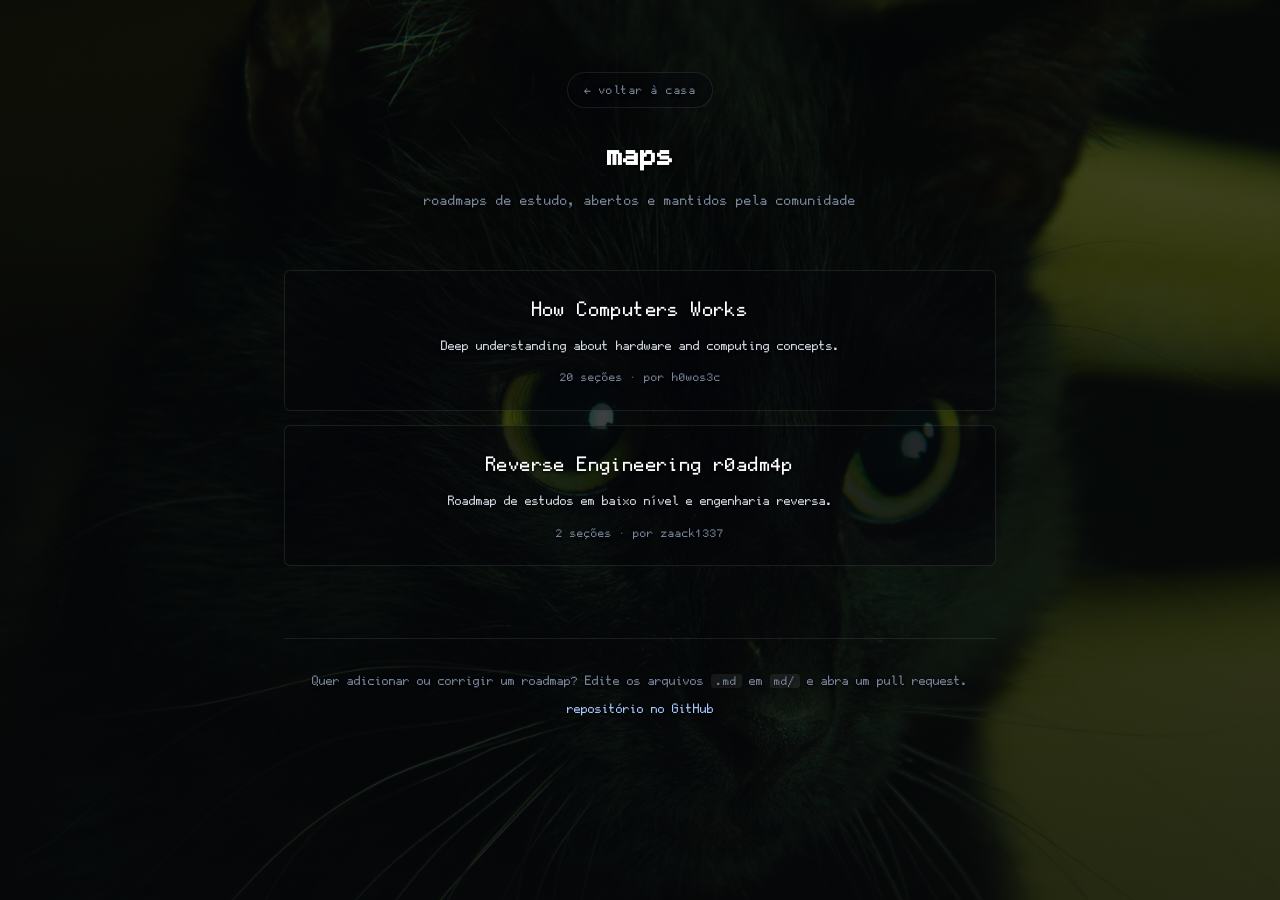
<file: index.html>
<!DOCTYPE html>
<!-- GERADO POR build.py - NAO EDITE. Edite o .md em md/ e recompile. -->
<html lang="pt-BR">
<head>
<meta charset="utf-8">
<meta name="viewport" content="width=device-width, initial-scale=1">
<title>maps</title>
<meta name="description" content="roadmaps de estudo, abertos e mantidos pela comunidade">
<meta name="color-scheme" content="dark">
<link rel="canonical" href="https://maps.thebixowithsevenheads.wtf/">
<meta property="og:type" content="website">
<meta property="og:site_name" content="maps">
<meta property="og:url" content="https://maps.thebixowithsevenheads.wtf/">
<meta property="og:title" content="thebixowithsevenheads">
<meta property="og:description" content="roadmaps de estudo, abertos e mantidos pela comunidade">
<meta property="og:image" content="https://maps.thebixowithsevenheads.wtf/img/og.jpg">
<meta property="og:image:type" content="image/jpeg">
<meta property="og:image:width" content="1200">
<meta property="og:image:height" content="630">
<meta property="og:image:alt" content="thebixowithsevenheads maps">
<meta property="og:locale" content="pt_BR">
<meta name="twitter:card" content="summary_large_image">
<meta name="twitter:title" content="thebixowithsevenheads">
<meta name="twitter:description" content="roadmaps de estudo, abertos e mantidos pela comunidade">
<meta name="twitter:image" content="https://maps.thebixowithsevenheads.wtf/img/og.jpg">
<meta name="twitter:image:alt" content="thebixowithsevenheads maps">
<link rel="icon" href="favicon.ico" sizes="any">
<link rel="icon" type="image/png" href="img/favicon.png">
<link rel="apple-touch-icon" href="img/apple-touch-icon.png">
<link rel="stylesheet" href="style.css">
</head>
<body>
<div class="wrap">
<header class="head">
<a class="back" href="https://thebixowithsevenheads.wtf/">&larr; voltar à casa</a>
<h1 class="logo">maps</h1>
<p class="tagline">roadmaps de estudo, abertos e mantidos pela comunidade</p>
</header>

<main>
<ul class="maps">
<li><a href="maps/how-computers-works.html"><span class="t">How Computers Works</span><span class="d">Deep understanding about hardware and computing concepts.</span><span class="m">20 seções &middot; por h0wos3c</span></a></li>
<li><a href="maps/reverse.html"><span class="t">Reverse Engineering r0adm4p</span><span class="d">Roadmap de estudos em baixo nível e engenharia reversa.</span><span class="m">2 seções &middot; por zaack1337</span></a></li>
</ul>
</main>

<footer class="foot">
<p>Quer adicionar ou corrigir um roadmap? Edite os arquivos <code>.md</code> em
<code>md/</code> e abra um pull request.</p>
<p><a href="https://github.com/thebixowithsevenheads/maps" target="_blank" rel="noopener noreferrer">repositório no GitHub</a></p>
</footer>
</div>
</body>
</html>
</file>
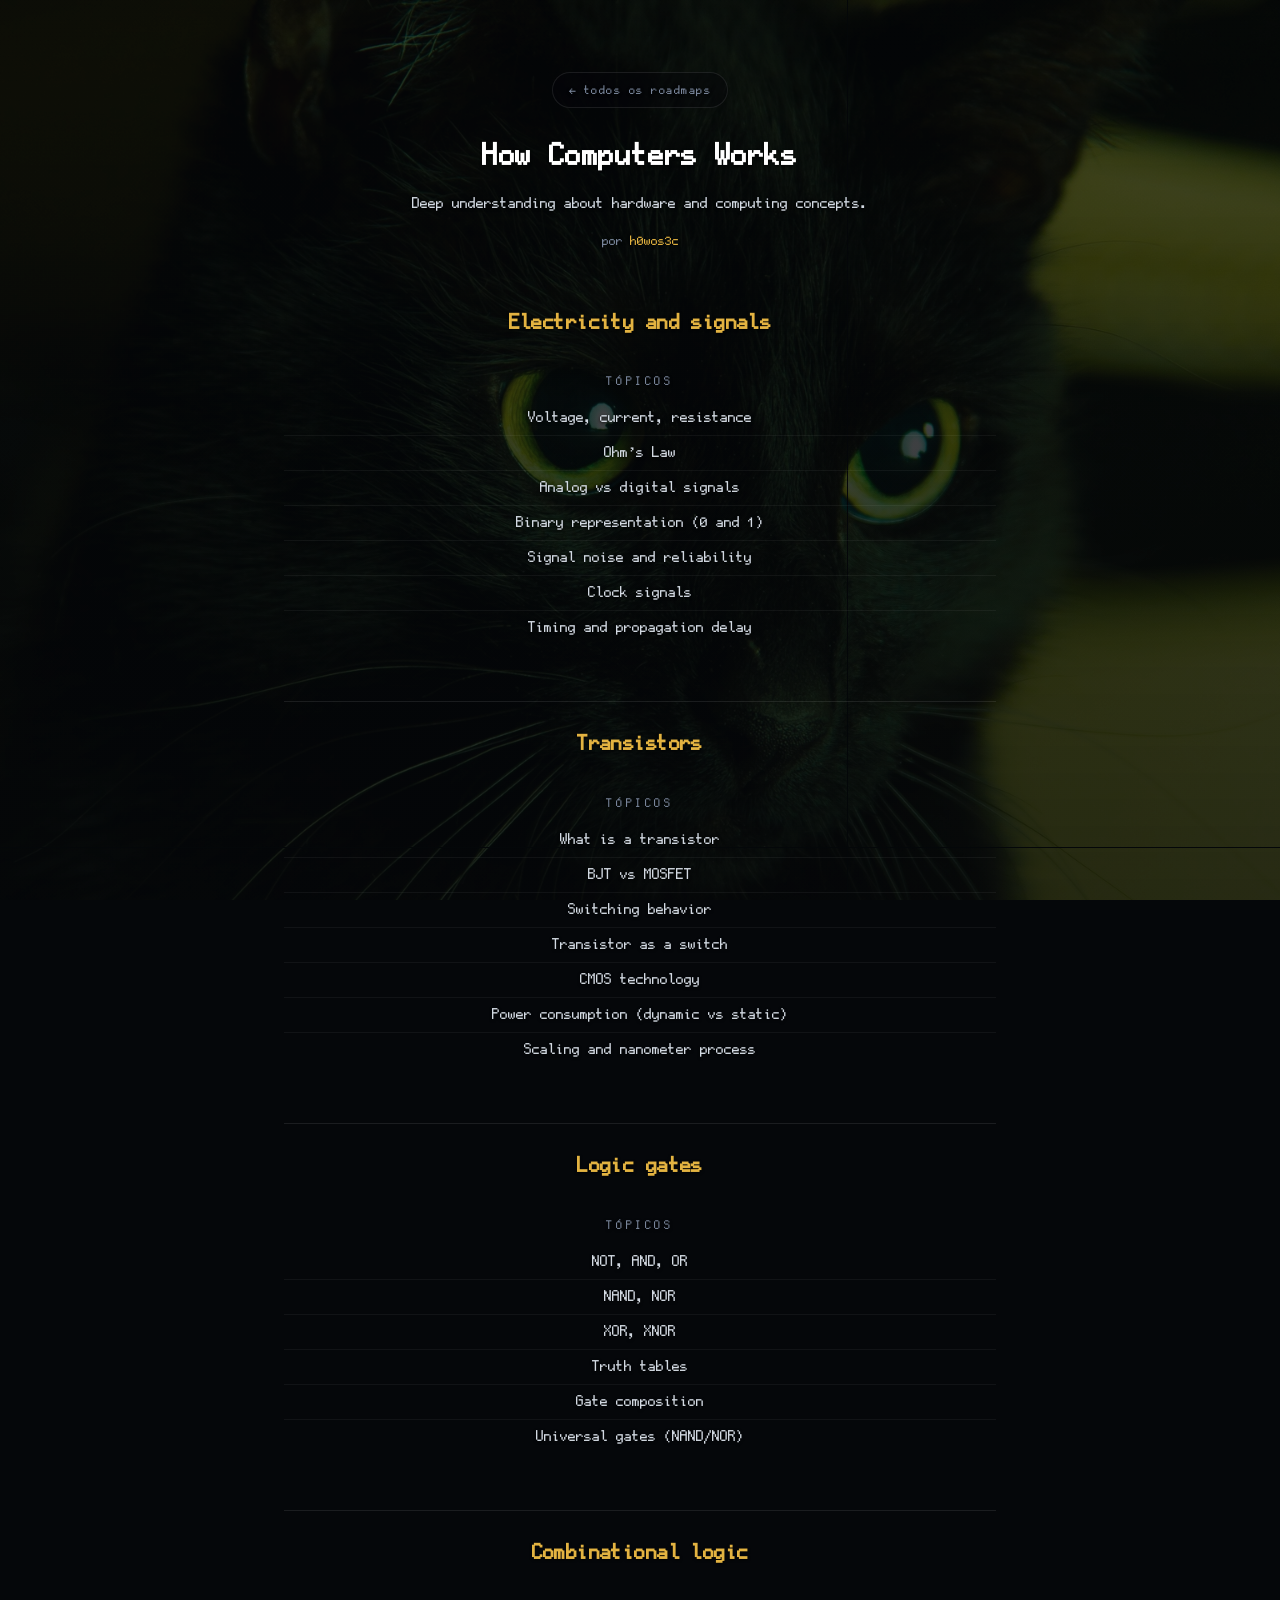
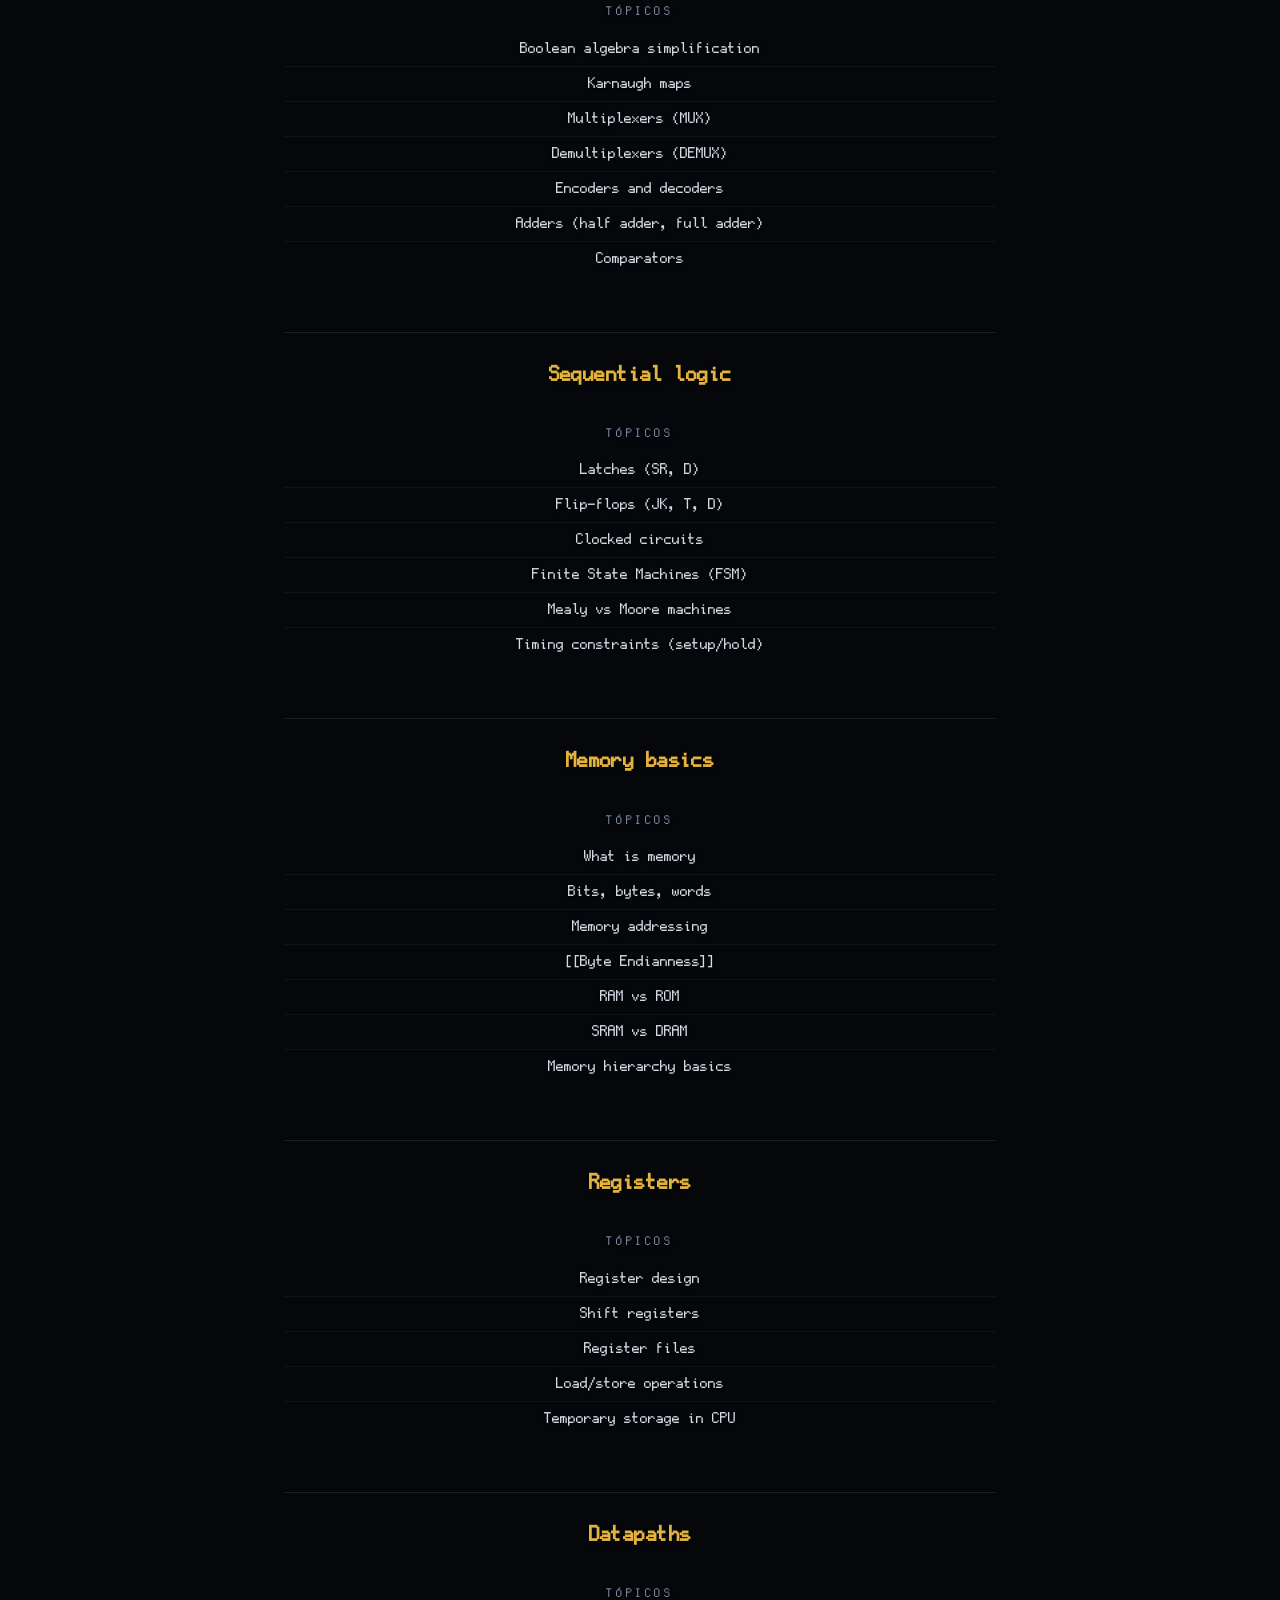
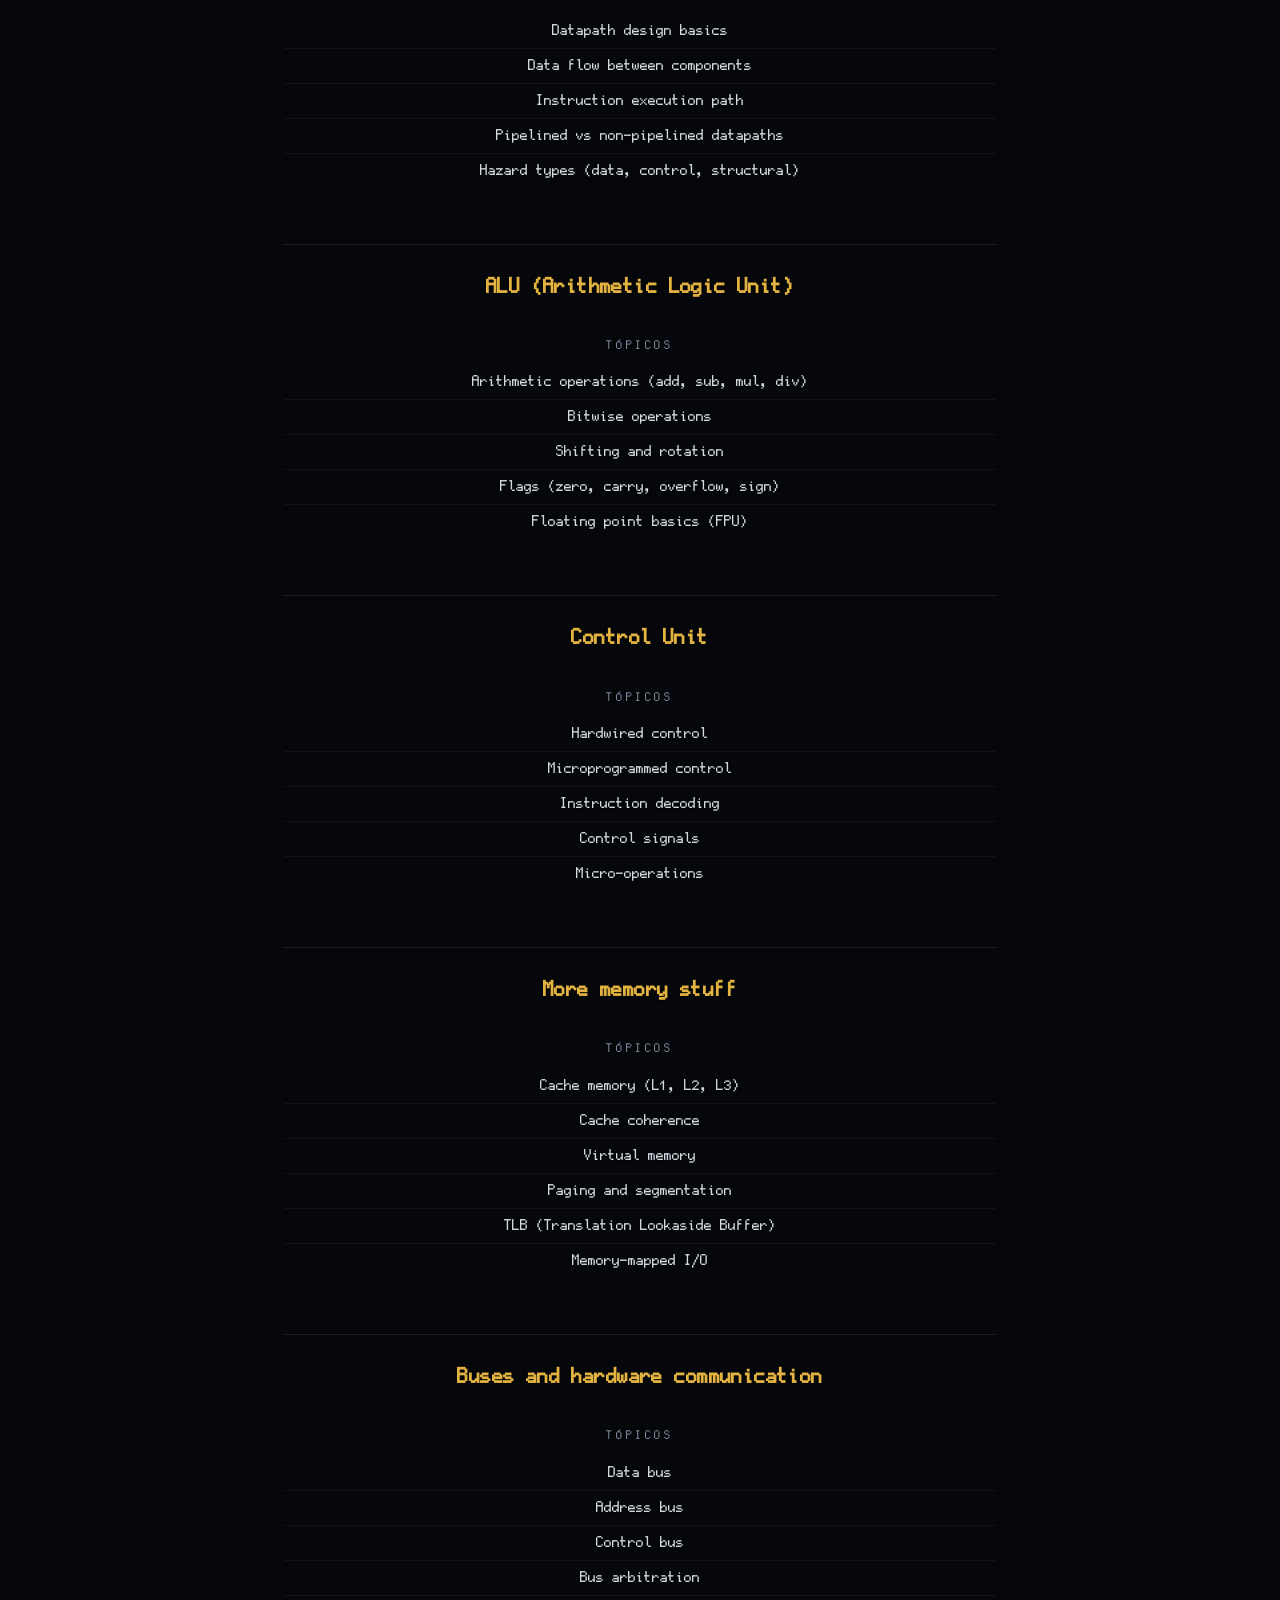
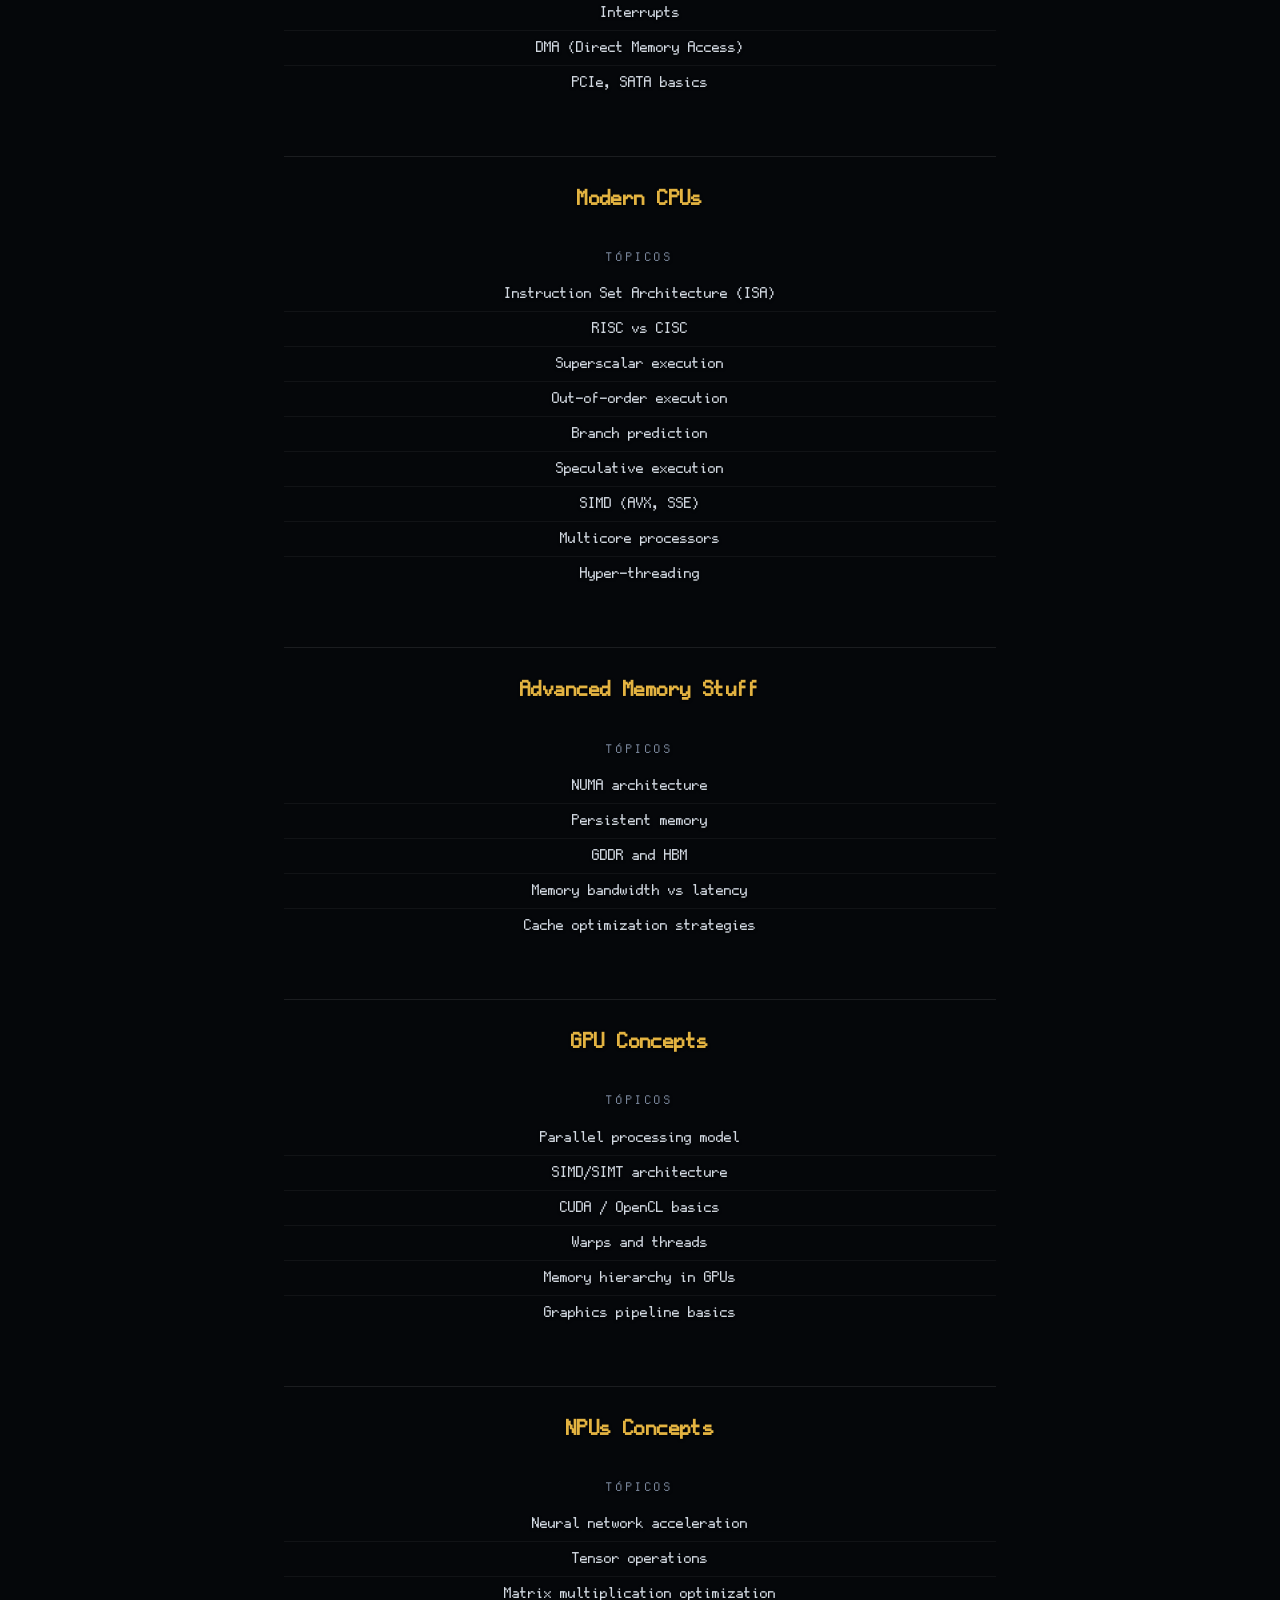
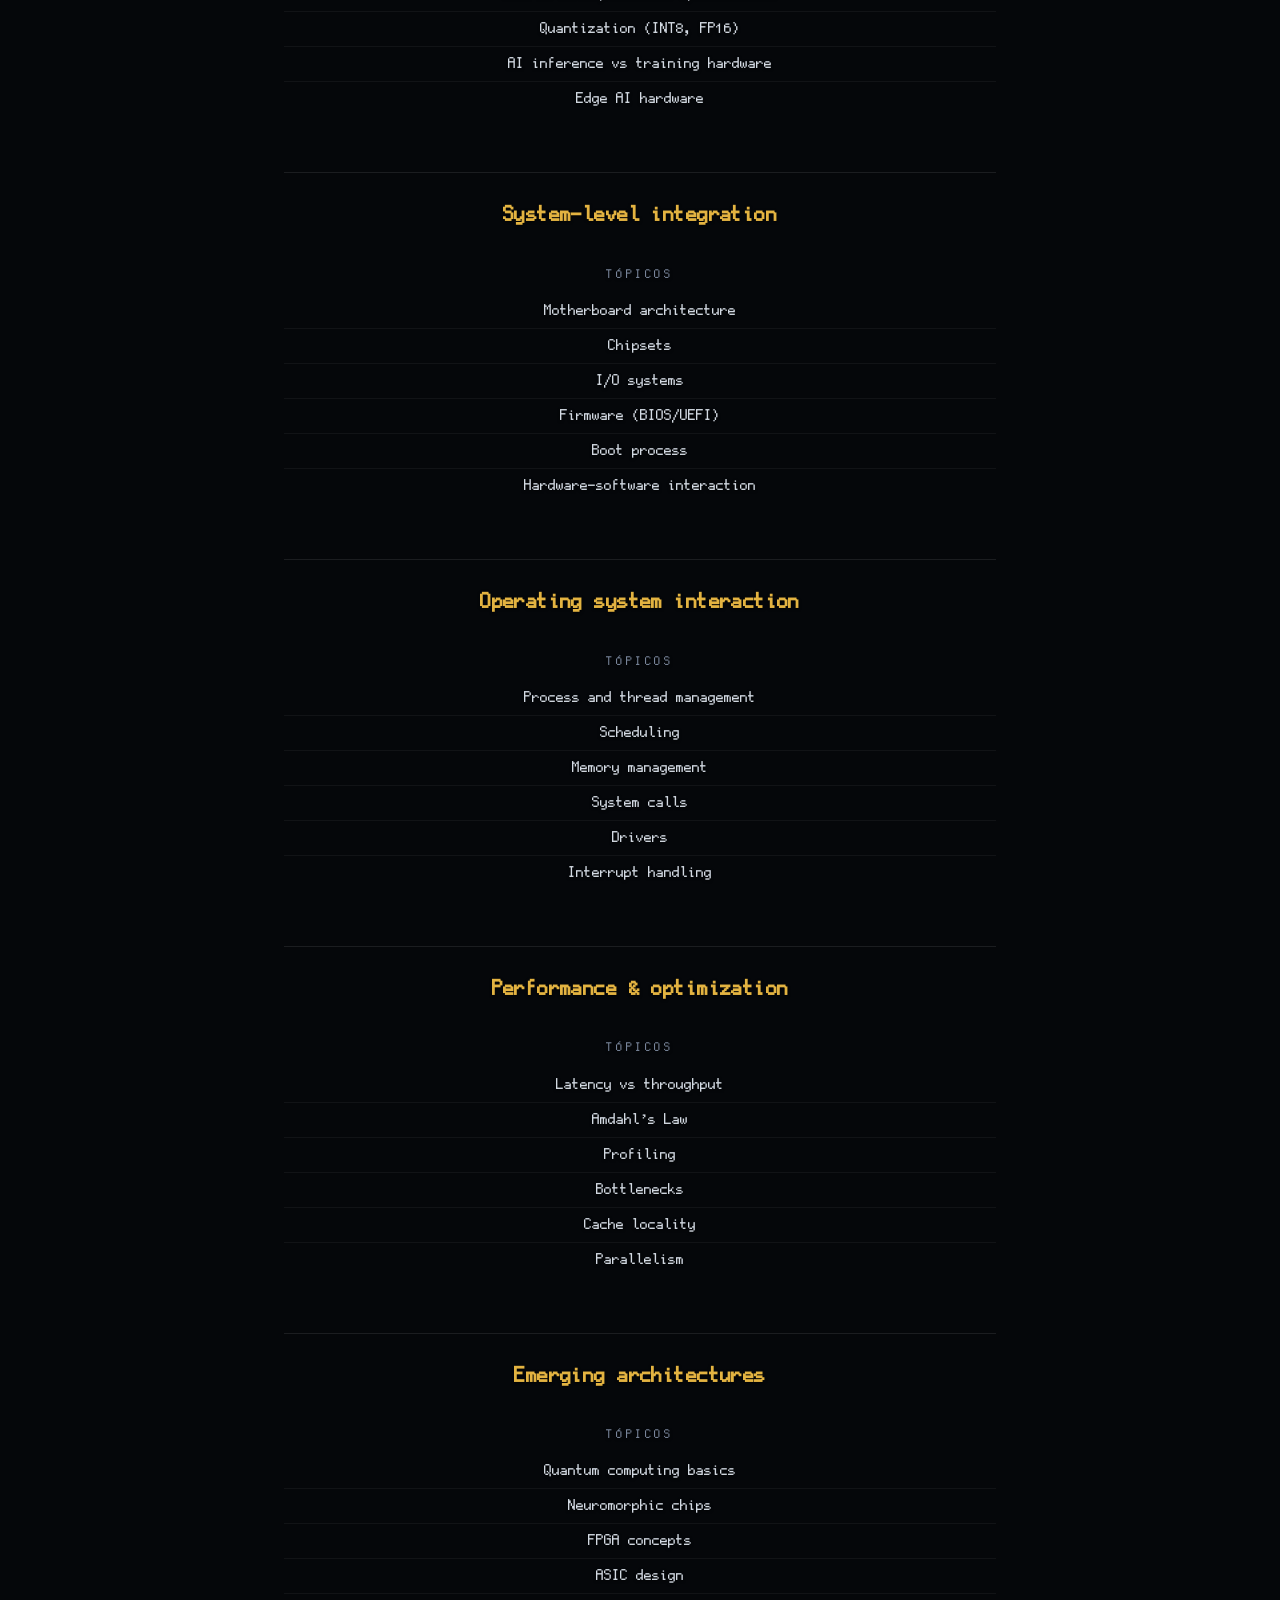
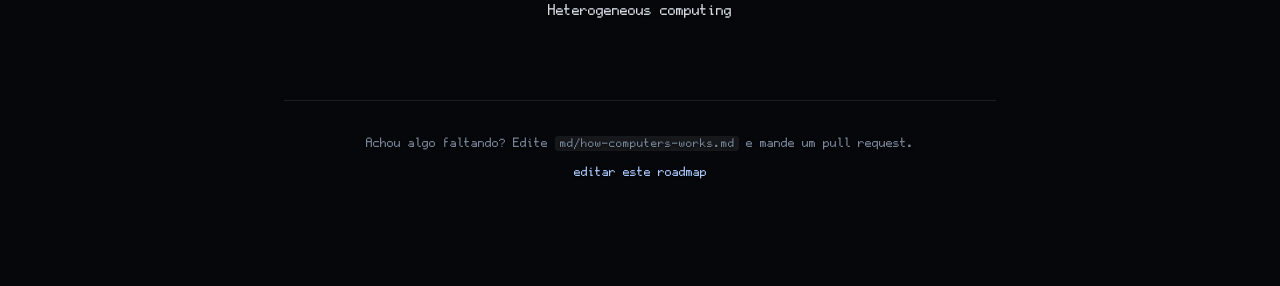
<file: maps/how-computers-works.html>
<!DOCTYPE html>
<!-- GERADO POR build.py - NAO EDITE. Edite o .md em md/ e recompile. -->
<html lang="pt-BR">
<head>
<meta charset="utf-8">
<meta name="viewport" content="width=device-width, initial-scale=1">
<title>How Computers Works · maps</title>
<meta name="description" content="Deep understanding about hardware and computing concepts.">
<meta name="color-scheme" content="dark">
<link rel="canonical" href="https://maps.thebixowithsevenheads.wtf/maps/how-computers-works.html">
<meta property="og:type" content="website">
<meta property="og:site_name" content="maps">
<meta property="og:url" content="https://maps.thebixowithsevenheads.wtf/maps/how-computers-works.html">
<meta property="og:title" content="thebixowithsevenheads">
<meta property="og:description" content="Deep understanding about hardware and computing concepts.">
<meta property="og:image" content="https://maps.thebixowithsevenheads.wtf/img/og.jpg">
<meta property="og:image:type" content="image/jpeg">
<meta property="og:image:width" content="1200">
<meta property="og:image:height" content="630">
<meta property="og:image:alt" content="thebixowithsevenheads maps">
<meta property="og:locale" content="pt_BR">
<meta name="twitter:card" content="summary_large_image">
<meta name="twitter:title" content="thebixowithsevenheads">
<meta name="twitter:description" content="Deep understanding about hardware and computing concepts.">
<meta name="twitter:image" content="https://maps.thebixowithsevenheads.wtf/img/og.jpg">
<meta name="twitter:image:alt" content="thebixowithsevenheads maps">
<link rel="icon" href="../favicon.ico" sizes="any">
<link rel="icon" type="image/png" href="../img/favicon.png">
<link rel="apple-touch-icon" href="../img/apple-touch-icon.png">
<link rel="stylesheet" href="../style.css">
</head>
<body>
<div class="wrap">
<header class="head">
<a class="back" href="../index.html">&larr; todos os roadmaps</a>
<h1>How Computers Works</h1>
<p class="desc">Deep understanding about hardware and computing concepts.</p>
<p class="by">por <span>h0wos3c</span></p>
</header>

<main class="doc">
<h2>Electricity and signals</h2>
<h3>Tópicos</h3>
<ul>
  <li>Voltage, current, resistance</li>
  <li>Ohm’s Law</li>
  <li>Analog vs digital signals</li>
  <li>Binary representation (0 and 1)</li>
  <li>Signal noise and reliability</li>
  <li>Clock signals</li>
  <li>Timing and propagation delay</li>
</ul>
<h2>Transistors</h2>
<h3>Tópicos</h3>
<ul>
  <li>What is a transistor</li>
  <li>BJT vs MOSFET</li>
  <li>Switching behavior</li>
  <li>Transistor as a switch</li>
  <li>CMOS technology</li>
  <li>Power consumption (dynamic vs static)</li>
  <li>Scaling and nanometer process</li>
</ul>
<h2>Logic gates</h2>
<h3>Tópicos</h3>
<ul>
  <li>NOT, AND, OR</li>
  <li>NAND, NOR</li>
  <li>XOR, XNOR</li>
  <li>Truth tables</li>
  <li>Gate composition</li>
  <li>Universal gates (NAND/NOR)</li>
</ul>
<h2>Combinational logic</h2>
<h3>Tópicos</h3>
<ul>
  <li>Boolean algebra simplification</li>
  <li>Karnaugh maps</li>
  <li>Multiplexers (MUX)</li>
  <li>Demultiplexers (DEMUX)</li>
  <li>Encoders and decoders</li>
  <li>Adders (half adder, full adder)</li>
  <li>Comparators</li>
</ul>
<h2>Sequential logic</h2>
<h3>Tópicos</h3>
<ul>
  <li>Latches (SR, D)</li>
  <li>Flip-flops (JK, T, D)</li>
  <li>Clocked circuits</li>
  <li>Finite State Machines (FSM)</li>
  <li>Mealy vs Moore machines</li>
  <li>Timing constraints (setup/hold)</li>
</ul>
<h2>Memory basics</h2>
<h3>Tópicos</h3>
<ul>
  <li>What is memory</li>
  <li>Bits, bytes, words</li>
  <li>Memory addressing</li>
  <li>[[Byte Endianness]]</li>
  <li>RAM vs ROM</li>
  <li>SRAM vs DRAM</li>
  <li>Memory hierarchy basics</li>
</ul>
<h2>Registers</h2>
<h3>Tópicos</h3>
<ul>
  <li>Register design</li>
  <li>Shift registers</li>
  <li>Register files</li>
  <li>Load/store operations</li>
  <li>Temporary storage in CPU</li>
</ul>
<h2>Datapaths</h2>
<h3>Tópicos</h3>
<ul>
  <li>Datapath design basics</li>
  <li>Data flow between components</li>
  <li>Instruction execution path</li>
  <li>Pipelined vs non-pipelined datapaths</li>
  <li>Hazard types (data, control, structural)</li>
</ul>
<h2>ALU (Arithmetic Logic Unit)</h2>
<h3>Tópicos</h3>
<ul>
  <li>Arithmetic operations (add, sub, mul, div)</li>
  <li>Bitwise operations</li>
  <li>Shifting and rotation</li>
  <li>Flags (zero, carry, overflow, sign)</li>
  <li>Floating point basics (FPU)</li>
</ul>
<h2>Control Unit</h2>
<h3>Tópicos</h3>
<ul>
  <li>Hardwired control</li>
  <li>Microprogrammed control</li>
  <li>Instruction decoding</li>
  <li>Control signals</li>
  <li>Micro-operations</li>
</ul>
<h2>More memory stuff</h2>
<h3>Tópicos</h3>
<ul>
  <li>Cache memory (L1, L2, L3)</li>
  <li>Cache coherence</li>
  <li>Virtual memory</li>
  <li>Paging and segmentation</li>
  <li>TLB (Translation Lookaside Buffer)</li>
  <li>Memory-mapped I/O</li>
</ul>
<h2>Buses and hardware communication</h2>
<h3>Tópicos</h3>
<ul>
  <li>Data bus</li>
  <li>Address bus</li>
  <li>Control bus</li>
  <li>Bus arbitration</li>
  <li>Interrupts</li>
  <li>DMA (Direct Memory Access)</li>
  <li>PCIe, SATA basics</li>
</ul>
<h2>Modern CPUs</h2>
<h3>Tópicos</h3>
<ul>
  <li>Instruction Set Architecture (ISA)</li>
  <li>RISC vs CISC</li>
  <li>Superscalar execution</li>
  <li>Out-of-order execution</li>
  <li>Branch prediction</li>
  <li>Speculative execution</li>
  <li>SIMD (AVX, SSE)</li>
  <li>Multicore processors</li>
  <li>Hyper-threading</li>
</ul>
<h2>Advanced Memory Stuff</h2>
<h3>Tópicos</h3>
<ul>
  <li>NUMA architecture</li>
  <li>Persistent memory</li>
  <li>GDDR and HBM</li>
  <li>Memory bandwidth vs latency</li>
  <li>Cache optimization strategies</li>
</ul>
<h2>GPU Concepts</h2>
<h3>Tópicos</h3>
<ul>
  <li>Parallel processing model</li>
  <li>SIMD/SIMT architecture</li>
  <li>CUDA / OpenCL basics</li>
  <li>Warps and threads</li>
  <li>Memory hierarchy in GPUs</li>
  <li>Graphics pipeline basics</li>
</ul>
<h2>NPUs Concepts</h2>
<h3>Tópicos</h3>
<ul>
  <li>Neural network acceleration</li>
  <li>Tensor operations</li>
  <li>Matrix multiplication optimization</li>
  <li>Quantization (INT8, FP16)</li>
  <li>AI inference vs training hardware</li>
  <li>Edge AI hardware</li>
</ul>
<h2>System-level integration</h2>
<h3>Tópicos</h3>
<ul>
  <li>Motherboard architecture</li>
  <li>Chipsets</li>
  <li>I/O systems</li>
  <li>Firmware (BIOS/UEFI)</li>
  <li>Boot process</li>
  <li>Hardware-software interaction</li>
</ul>
<h2>Operating system interaction</h2>
<h3>Tópicos</h3>
<ul>
  <li>Process and thread management</li>
  <li>Scheduling</li>
  <li>Memory management</li>
  <li>System calls</li>
  <li>Drivers</li>
  <li>Interrupt handling</li>
</ul>
<h2>Performance &amp; optimization</h2>
<h3>Tópicos</h3>
<ul>
  <li>Latency vs throughput</li>
  <li>Amdahl’s Law</li>
  <li>Profiling</li>
  <li>Bottlenecks</li>
  <li>Cache locality</li>
  <li>Parallelism</li>
</ul>
<h2>Emerging architectures</h2>
<h3>Tópicos</h3>
<ul>
  <li>Quantum computing basics</li>
  <li>Neuromorphic chips</li>
  <li>FPGA concepts</li>
  <li>ASIC design</li>
  <li>Heterogeneous computing</li>
</ul>
</main>

<footer class="foot">
<p>Achou algo faltando? Edite <code>md/how-computers-works.md</code> e mande um pull request.</p>
<p><a href="https://github.com/thebixowithsevenheads/maps/blob/main/md/how-computers-works.md" target="_blank" rel="noopener noreferrer">editar este roadmap</a></p>
</footer>
</div>
</body>
</html>
</file>
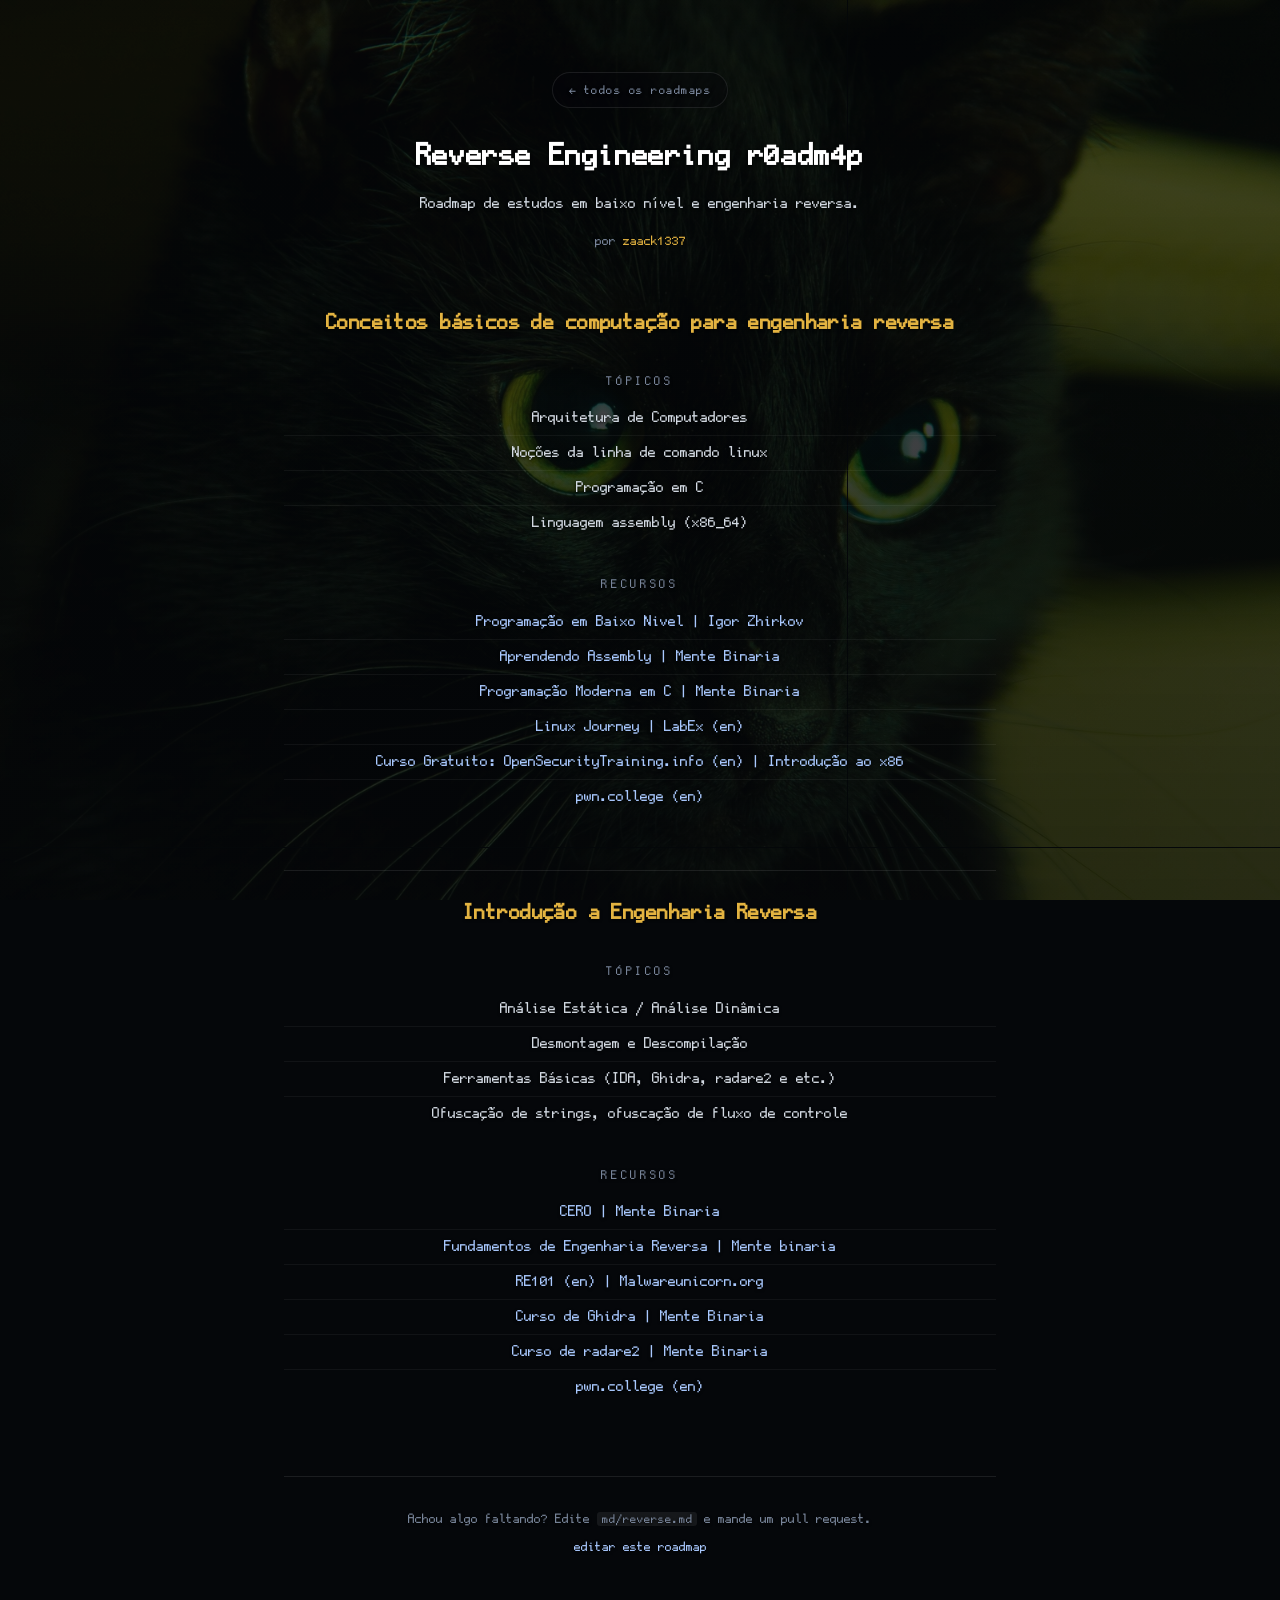
<file: maps/reverse.html>
<!DOCTYPE html>
<!-- GERADO POR build.py - NAO EDITE. Edite o .md em md/ e recompile. -->
<html lang="pt-BR">
<head>
<meta charset="utf-8">
<meta name="viewport" content="width=device-width, initial-scale=1">
<title>Reverse Engineering r0adm4p · maps</title>
<meta name="description" content="Roadmap de estudos em baixo nível e engenharia reversa.">
<meta name="color-scheme" content="dark">
<link rel="canonical" href="https://maps.thebixowithsevenheads.wtf/maps/reverse.html">
<meta property="og:type" content="website">
<meta property="og:site_name" content="maps">
<meta property="og:url" content="https://maps.thebixowithsevenheads.wtf/maps/reverse.html">
<meta property="og:title" content="thebixowithsevenheads">
<meta property="og:description" content="Roadmap de estudos em baixo nível e engenharia reversa.">
<meta property="og:image" content="https://maps.thebixowithsevenheads.wtf/img/og.jpg">
<meta property="og:image:type" content="image/jpeg">
<meta property="og:image:width" content="1200">
<meta property="og:image:height" content="630">
<meta property="og:image:alt" content="thebixowithsevenheads maps">
<meta property="og:locale" content="pt_BR">
<meta name="twitter:card" content="summary_large_image">
<meta name="twitter:title" content="thebixowithsevenheads">
<meta name="twitter:description" content="Roadmap de estudos em baixo nível e engenharia reversa.">
<meta name="twitter:image" content="https://maps.thebixowithsevenheads.wtf/img/og.jpg">
<meta name="twitter:image:alt" content="thebixowithsevenheads maps">
<link rel="icon" href="../favicon.ico" sizes="any">
<link rel="icon" type="image/png" href="../img/favicon.png">
<link rel="apple-touch-icon" href="../img/apple-touch-icon.png">
<link rel="stylesheet" href="../style.css">
</head>
<body>
<div class="wrap">
<header class="head">
<a class="back" href="../index.html">&larr; todos os roadmaps</a>
<h1>Reverse Engineering r0adm4p</h1>
<p class="desc">Roadmap de estudos em baixo nível e engenharia reversa.</p>
<p class="by">por <span>zaack1337</span></p>
</header>

<main class="doc">
<h2>Conceitos básicos de computação para engenharia reversa</h2>
<h3>Tópicos</h3>
<ul>
  <li>Arquitetura de Computadores</li>
  <li>Noções da linha de comando linux</li>
  <li>Programação em C</li>
  <li>Linguagem assembly (x86_64)</li>
</ul>
<h3>Recursos</h3>
<ul>
  <li><a href="https://novatec.com.br/livros/programacao-em-baixo-nivel/" target="_blank" rel="noopener noreferrer">Programação em Baixo Nivel | Igor Zhirkov</a></li>
  <li><a href="https://mentebinaria.gitbook.io/assembly" target="_blank" rel="noopener noreferrer">Aprendendo Assembly | Mente Binaria</a></li>
  <li><a href="https://mentebinaria.org.br/aprender/programacao-moderna-em-c/" target="_blank" rel="noopener noreferrer">Programação Moderna em C | Mente Binaria</a></li>
  <li><a href="https://labex.io/linuxjourney" target="_blank" rel="noopener noreferrer">Linux Journey | LabEx (en)</a></li>
  <li><a href="https://opensecuritytraining.info/IntroX86.html" target="_blank" rel="noopener noreferrer">Curso Gratuito: OpenSecurityTraining.info (en) | Introdução ao x86</a></li>
  <li><a href="https://pwn.college/" target="_blank" rel="noopener noreferrer">pwn.college (en)</a></li>
</ul>
<h2>Introdução a Engenharia Reversa</h2>
<h3>Tópicos</h3>
<ul>
  <li>Análise Estática / Análise Dinâmica</li>
  <li>Desmontagem e Descompilação</li>
  <li>Ferramentas Básicas (IDA, Ghidra, radare2 e etc.)</li>
  <li>Ofuscação de strings, ofuscação de fluxo de controle</li>
</ul>
<h3>Recursos</h3>
<ul>
  <li><a href="https://mentebinaria.org.br/aprender/curso-de-engenharia-reversa-online-cero/" target="_blank" rel="noopener noreferrer">CERO | Mente Binaria</a></li>
  <li><a href="https://mentebinaria.gitbook.io/engenharia-reversa" target="_blank" rel="noopener noreferrer">Fundamentos de Engenharia Reversa | Mente binaria</a></li>
  <li><a href="https://malwareunicorn.org/workshops/re101.html" target="_blank" rel="noopener noreferrer">RE101 (en) | Malwareunicorn.org</a></li>
  <li><a href="https://mentebinaria.org.br/aprender/curso-de-ghidra/" target="_blank" rel="noopener noreferrer">Curso de Ghidra | Mente Binaria</a></li>
  <li><a href="https://mentebinaria.org.br/aprender/curso-de-radare2-cr2/" target="_blank" rel="noopener noreferrer">Curso de radare2 | Mente Binaria</a></li>
  <li><a href="https://pwn.college/" target="_blank" rel="noopener noreferrer">pwn.college (en)</a></li>
</ul>
</main>

<footer class="foot">
<p>Achou algo faltando? Edite <code>md/reverse.md</code> e mande um pull request.</p>
<p><a href="https://github.com/thebixowithsevenheads/maps/blob/main/md/reverse.md" target="_blank" rel="noopener noreferrer">editar este roadmap</a></p>
</footer>
</div>
</body>
</html>
</file>
<file: style.css>
/* GERADO POR build.py - NAO EDITE. Edite o .md em md/ e recompile. */

@font-face {
  font-family: "Gohu";
  src: url("fonts/GohuFontUni-Subset.woff2") format("woff2");
  font-weight: normal;
  font-style: normal;
  font-display: swap;
}

:root {
  --bg: #05070a;
  --veil: rgba(5, 7, 10, .58);
  --fg: #d3dae3;
  --muted: #78859a;
  --accent: #e3b341;
  --link: #a9c9ff;
  --rule: rgba(255, 255, 255, .09);
  --card: rgba(5, 7, 10, .42);
  --mono: "Gohu", "DejaVu Sans Mono", ui-monospace, SFMono-Regular, Menlo, monospace;
}

* { box-sizing: border-box; }

html { -webkit-text-size-adjust: 100%; }

body {
  margin: 0;
  min-height: 100vh;
  background: var(--bg);
  color: var(--fg);
  font-family: var(--mono);
  font-size: 15px;
  line-height: 1.7;
  text-shadow: 0 1px 3px rgba(0, 0, 0, .85);
}

/* fundo fotografico + veu escuro para o texto continuar legivel */
body::before,
body::after {
  content: "";
  position: fixed;
  inset: 0;
  z-index: -1;
}

body::before {
  background: url("img/fundo.jpg") center / cover no-repeat fixed;
}

body::after {
  background:
    linear-gradient(rgba(5, 7, 10, .30), rgba(5, 7, 10, .62)),
    var(--veil);
}

.wrap {
  width: 100%;
  max-width: 760px;
  margin: 0 auto;
  padding: 72px 24px 96px;
  text-align: center;
}

a { color: var(--link); text-decoration: none; }
a:hover, a:focus-visible { color: var(--accent); text-decoration: underline; }
:focus-visible { outline: 2px solid var(--accent); outline-offset: 3px; }

code {
  font-family: var(--mono);
  font-size: .92em;
  background: rgba(255, 255, 255, .07);
  border-radius: 3px;
  padding: .1em .4em;
}

/* ---- cabecalho ---- */

.head { margin-bottom: 56px; }

.logo {
  margin: 0;
  font-size: 44px;
  line-height: 1.1;
  letter-spacing: .06em;
  color: #fff;
}

.tagline {
  margin: 14px 0 0;
  color: var(--muted);
  font-size: 14px;
}

.head h1 {
  margin: 0;
  font-size: 30px;
  line-height: 1.25;
  color: #fff;
  letter-spacing: .02em;
}

.back {
  display: inline-block;
  margin-bottom: 30px;
  padding: 7px 16px;
  border: 1px solid var(--rule);
  border-radius: 999px;
  background: rgba(5, 7, 10, .42);
  font-size: 12px;
  letter-spacing: .04em;
  color: var(--muted);
  transition: border-color .15s, color .15s, background .15s;
}

.back:hover, .back:focus-visible {
  border-color: var(--accent);
  background: rgba(227, 179, 65, .08);
  color: var(--accent);
  text-decoration: none;
}

.desc {
  margin: 16px 0 0;
  font-size: 15px;
  line-height: 1.65;
  color: var(--fg);
}

.by { margin: 14px 0 0; color: var(--muted); font-size: 13px; }
.by span { color: var(--accent); }

/* ---- indice ---- */

.maps { list-style: none; margin: 0; padding: 0; }
.maps li + li { margin-top: 14px; }

.maps a {
  display: block;
  padding: 22px 20px;
  border: 1px solid var(--rule);
  border-radius: 6px;
  background: var(--card);
  color: var(--fg);
  transition: border-color .15s, background .15s, transform .15s;
}

.maps a:hover, .maps a:focus-visible {
  border-color: var(--accent);
  background: rgba(227, 179, 65, .06);
  text-decoration: none;
  transform: translateY(-1px);
}

.maps .t { display: block; font-size: 20px; color: #fff; letter-spacing: .02em; }
.maps a:hover .t, .maps a:focus-visible .t { color: var(--accent); }
.maps .d {
  display: block;
  margin: 10px 0 0;
  font-size: 13px;
  line-height: 1.6;
  color: var(--fg);
}

.maps .m { display: block; margin-top: 10px; font-size: 12px; color: var(--muted); }
.maps .empty { color: var(--muted); font-size: 14px; }

/* ---- corpo do roadmap ---- */

.doc { text-align: center; }

.doc h2 {
  margin: 56px 0 4px;
  padding-top: 28px;
  border-top: 1px solid var(--rule);
  font-size: 21px;
  line-height: 1.35;
  color: var(--accent);
  letter-spacing: .02em;
}

.doc h2:first-child { margin-top: 0; padding-top: 0; border-top: 0; }

.doc h3 {
  margin: 34px 0 10px;
  font-size: 12px;
  font-weight: normal;
  letter-spacing: .22em;
  text-transform: uppercase;
  color: var(--muted);
}

.doc p { margin: 14px 0; }

.doc ul { list-style: none; margin: 0; padding: 0; }

.doc li {
  padding: 5px 0;
  line-height: 1.6;
}

.doc li + li { border-top: 1px solid rgba(255, 255, 255, .05); }

/* ---- rodape ---- */

.foot {
  margin-top: 72px;
  padding-top: 26px;
  border-top: 1px solid var(--rule);
  color: var(--muted);
  font-size: 13px;
}

.foot p { margin: 6px 0; }

/* ---- telas pequenas ---- */

@media (max-width: 640px) {
  .wrap { padding: 48px 18px 64px; }
  .logo { font-size: 34px; }
  .head h1 { font-size: 24px; }
  .doc h2 { font-size: 19px; }
  body::before { background-attachment: scroll; }
}

@media (prefers-reduced-motion: reduce) {
  * { transition: none !important; }
}
</file>
